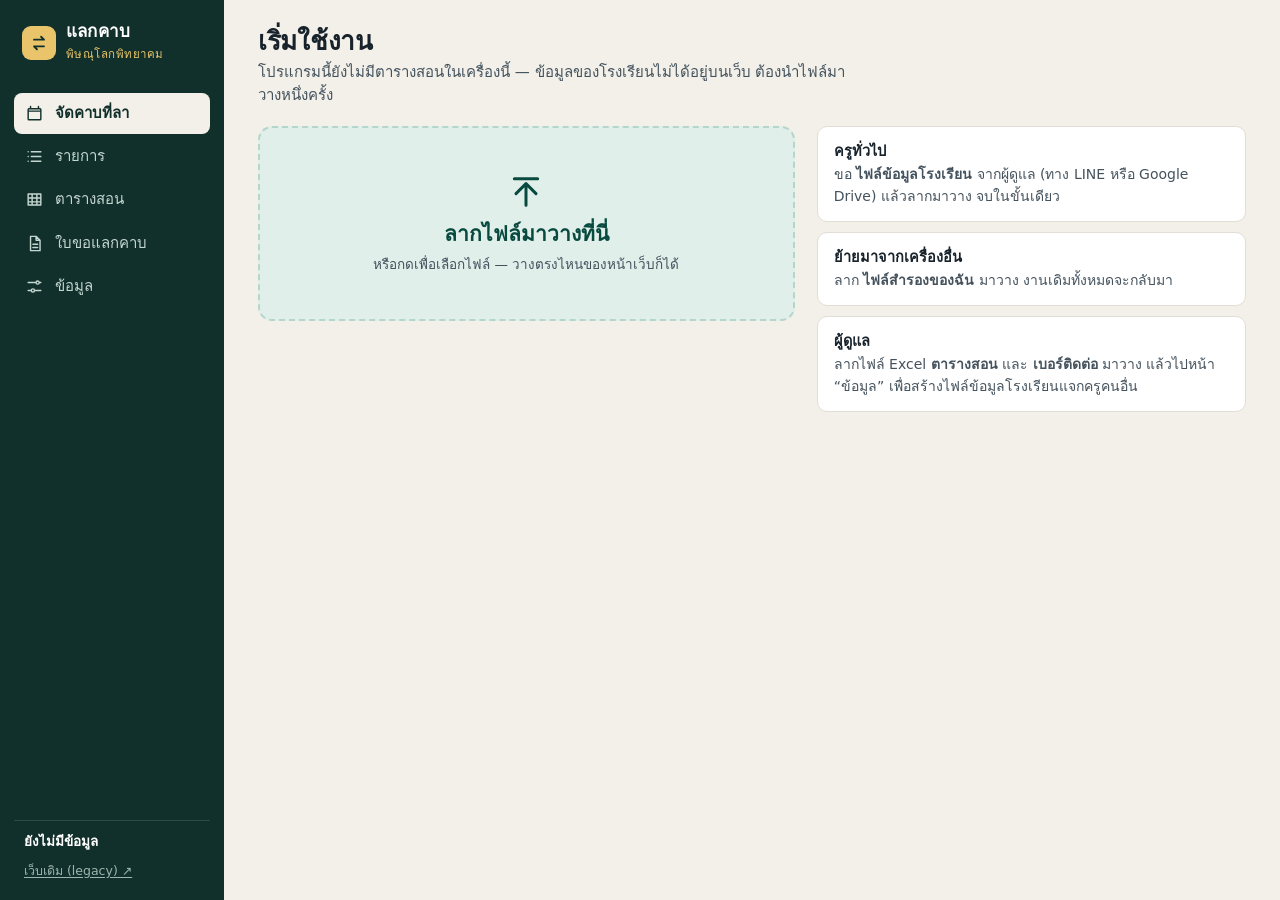
<file: index.html>
<!DOCTYPE html>
<html lang="th">
<head>
<meta charset="utf-8">
<meta name="viewport" content="width=device-width, initial-scale=1, viewport-fit=cover">
<meta name="robots" content="noindex">
<meta name="theme-color" content="#12302b">
<title>แลกคาบ</title>
<link rel="stylesheet" href="css/app.css">
</head>
<body>
<!-- Empty on the published site. Only a "ready file" exported by the app itself carries data here. -->
<script type="application/json" id="embedded-data"></script>
<div class="app">
  <aside class="side no-print">
    <a class="brand" href="#plan">
      <span class="mark"><svg viewBox="0 0 24 24" aria-hidden="true"><path d="M6 8h12l-3.5-3.5M18 16H6l3.5 3.5"/></svg></span>
      <span><b>แลกคาบ</b><i>พิษณุโลกพิทยาคม</i></span>
    </a>
    <nav class="nav" aria-label="เมนูหลัก">
      <a href="#plan" data-nav="plan"><svg class="ic" viewBox="0 0 24 24" aria-hidden="true"><path d="M7 3v3M17 3v3M4 9h16M5 6h14a1 1 0 0 1 1 1v12a1 1 0 0 1-1 1H5a1 1 0 0 1-1-1V7a1 1 0 0 1 1-1z"/></svg><span>จัดคาบที่ลา</span></a>
      <a href="#list" data-nav="list"><svg class="ic" viewBox="0 0 24 24" aria-hidden="true"><path d="M8 6h12M8 12h12M8 18h12M4 6h.01M4 12h.01M4 18h.01"/></svg><span>รายการ</span></a>
      <a href="#timetable" data-nav="timetable"><svg class="ic" viewBox="0 0 24 24" aria-hidden="true"><path d="M4 5h16v14H4zM4 10h16M4 15h16M9 5v14M15 5v14"/></svg><span>ตารางสอน</span></a>
      <a href="#form" data-nav="form"><svg class="ic" viewBox="0 0 24 24" aria-hidden="true"><path d="M7 3h7l5 5v13H7zM14 3v5h5M10 13h6M10 17h6"/></svg><span>ใบขอแลกคาบ</span></a>
      <a href="#data" data-nav="data"><svg class="ic" viewBox="0 0 24 24" aria-hidden="true"><path d="M4 7h10M18 7h2M4 17h4M12 17h8M14 7a2 2 0 1 0 4 0 2 2 0 0 0-4 0zM8 17a2 2 0 1 0 4 0 2 2 0 0 0-4 0z"/></svg><span>ข้อมูล</span></a>
    </nav>
    <div class="side-foot" id="sideFoot"></div>
  </aside>
  <main class="main">
    <div class="ro-bar no-print" id="roBar" hidden></div>
    <div id="view"></div>
    <div id="formView" hidden></div>
    <noscript><p>โปรแกรมนี้ต้องเปิดใช้ JavaScript</p></noscript>
  </main>
</div>
<dialog id="dlg" class="dlg"></dialog>
<div id="toast" class="toast" role="status" aria-live="polite"></div>
<script src="js/core.js"></script>
<script src="js/dynamic.js"></script>
<script src="js/modes.js"></script>
<script src="js/base.js"></script>
<script src="js/plan.js"></script>
<script src="js/pick.js"></script>
<script src="js/subs.js"></script>
<script src="js/records.js"></script>
<script src="js/formdoc.js"></script>
<script src="js/docs.js"></script>
<script src="js/data.js"></script>
<script src="js/main.js"></script>
</body>
</html>
</file>
<file: css/app.css>
/* แลกคาบ. Screen UI uses the system Thai sans; TH Sarabun New is
   reserved for printed documents and is only downloaded when a paper is shown. */
@font-face{font-family:'TH Sarabun New';font-weight:400;font-display:swap;src:url(../assets/sarabun-400.woff2) format('woff2')}
@font-face{font-family:'TH Sarabun New';font-weight:700;font-display:swap;src:url(../assets/sarabun-700.woff2) format('woff2')}

:root{
  --bg:#f2f0e9; --surface:#fff; --surface-2:#faf9f5; --sunk:#ebe8df;
  --ink:#17222b; --ink-2:#44525d; --ink-3:#74808a; --line:#e2ded3; --line-2:#cbc6b8;
  --brand:#0d6656; --brand-ink:#084a3f; --brand-soft:#e0efea; --brand-line:#b5d6cd;
  --amber:#96590a; --amber-soft:#fbefd6; --amber-line:#ecd197;
  --blue:#2457a0; --blue-soft:#e3ecf9; --blue-line:#b9cdec;
  --green:#19713f; --green-soft:#e0f2e6; --green-line:#b3dcc0;
  --red:#ad3229; --red-soft:#fbe6e3; --red-line:#efbdb7;
  --r:10px; --r-sm:7px; --shadow:0 1px 2px rgba(23,34,43,.05),0 4px 14px rgba(23,34,43,.05);
  --font:"IBM Plex Sans Thai","Noto Sans Thai","Sukhumvit Set","Leelawadee UI","Thonburi",system-ui,-apple-system,"Segoe UI",sans-serif;
  --paper-font:'TH Sarabun New','Sarabun',"Thonburi",serif;
}
*{box-sizing:border-box}
html{-webkit-text-size-adjust:100%}
body{margin:0;background:var(--bg);color:var(--ink);font-family:var(--font);font-size:15px;line-height:1.55;-webkit-font-smoothing:antialiased}
h1,h2,h3,h4,p,ul,ol,dl,dd{margin:0}
ul,ol{padding:0;list-style:none}
a{color:var(--brand);text-underline-offset:2px}
b{font-weight:650}
button,input,select,textarea{font:inherit;color:inherit}
code{font-family:ui-monospace,Menlo,Consolas,monospace;font-size:.88em;background:var(--sunk);padding:1px 5px;border-radius:4px}
:focus-visible{outline:2px solid var(--brand);outline-offset:2px;border-radius:4px}
[hidden]{display:none!important}
.ic{width:1.15em;height:1.15em;flex:none;fill:none;stroke:currentColor;stroke-width:1.8;stroke-linecap:round;stroke-linejoin:round;vertical-align:-.18em}
.muted{color:var(--ink-3)} .sm{font-size:13px} .grow{flex:1} .num{text-align:right;font-variant-numeric:tabular-nums} .mono{font-family:ui-monospace,Menlo,monospace;font-size:13px}
.print-only{display:none!important}

/* ───── shell ───── */
.app{display:grid;grid-template-columns:224px minmax(0,1fr);min-height:100vh}
.side{position:sticky;top:0;height:100vh;display:flex;flex-direction:column;gap:18px;padding:20px 14px;background:#12302b;color:#d9e7e2}
.brand{display:flex;align-items:center;gap:10px;padding:2px 8px 10px;color:#fff;text-decoration:none}
.brand .mark{width:34px;height:34px;border-radius:9px;background:#e9c46a;color:#12302b;display:grid;place-items:center}
.brand .mark svg{width:20px;height:20px;fill:none;stroke:currentColor;stroke-width:2.2;stroke-linecap:round;stroke-linejoin:round}
.brand b{display:block;font-size:17px;line-height:1.15;letter-spacing:.01em}
.brand i{font-style:normal;font-size:11.5px;color:#e9c46a;letter-spacing:.04em}
.nav{display:flex;flex-direction:column;gap:2px}
.nav a{display:flex;align-items:center;gap:11px;padding:9px 11px;border-radius:8px;color:#c4d6d0;text-decoration:none;font-weight:500}
.nav a .ic{width:19px;height:19px}
.nav a:hover{background:rgba(255,255,255,.07);color:#fff}
.nav a.on{background:#f2f0e9;color:#12302b;font-weight:650}
.side-foot{margin-top:auto;display:flex;flex-direction:column;gap:3px;padding:10px 10px 0;border-top:1px solid rgba(255,255,255,.12);font-size:12.5px;color:#9db5ae}
.side-foot .sem{color:#fff;font-weight:600;font-size:13.5px}
.side-foot .sem i{font-style:normal;background:#e9c46a;color:#12302b;border-radius:4px;padding:0 5px;font-size:11px;margin-left:4px}
.side-foot .stale{color:#f0c98a}
.side-foot a{color:#9db5ae;margin-top:6px}
.main{padding:26px 34px 60px;max-width:1360px;width:100%}
.ro-bar{background:var(--amber-soft);border:1px solid var(--amber-line);color:var(--amber);border-radius:var(--r-sm);padding:8px 12px;margin-bottom:16px;font-size:14px}

.page-head{display:flex;align-items:flex-end;justify-content:space-between;gap:18px;flex-wrap:wrap;margin-bottom:18px}
.page-head h1{font-size:26px;line-height:1.2;letter-spacing:-.01em;font-weight:700}
.page-head h1 .h1-sub{font-size:17px;font-weight:500;color:var(--ink-2);margin-left:6px}
.page-head p{color:var(--ink-2);margin-top:4px;max-width:62ch}
.backlink{display:inline-flex;align-items:center;gap:4px;margin-bottom:10px;font-size:14px;text-decoration:none;color:var(--ink-2)}
.backlink:hover{color:var(--brand)}
.foot-note{margin-top:18px;font-size:13px;color:var(--ink-3);max-width:80ch}
.count{font-size:13.5px;color:var(--ink-2);margin:10px 0}

/* ───── controls ───── */
.btn{display:inline-flex;align-items:center;justify-content:center;gap:7px;min-height:38px;padding:7px 14px;border:1px solid var(--line-2);border-radius:var(--r-sm);background:var(--surface);color:var(--ink);font-weight:550;text-decoration:none;cursor:pointer;white-space:nowrap}
.btn:hover{border-color:var(--ink-3);background:var(--surface-2)}
.btn:disabled{opacity:.45;cursor:not-allowed}
.btn-primary{background:var(--brand);border-color:var(--brand);color:#fff}
.btn-primary:hover{background:var(--brand-ink);border-color:var(--brand-ink)}
.btn-ghost{border-color:transparent;background:transparent;color:var(--ink-2)}
.btn-ghost:hover{background:var(--sunk);border-color:transparent}
.btn-danger{background:var(--red);border-color:var(--red);color:#fff}
.btn-danger:hover{background:#8f271f;border-color:#8f271f}
.btn-danger-ghost{color:var(--red);border-color:var(--red-line)}
.btn-danger-ghost:hover{background:var(--red-soft);border-color:var(--red)}
.btn-sm{min-height:32px;padding:4px 10px;font-size:13.5px}
.inp,.sel{min-height:38px;padding:6px 10px;border:1px solid var(--line-2);border-radius:var(--r-sm);background:var(--surface);max-width:100%}
.inp:focus,.sel:focus{border-color:var(--brand);outline:2px solid var(--brand-soft);outline-offset:0}
.inp.num{width:92px}
.fld{display:flex;flex-direction:column;gap:4px;font-size:13.5px;color:var(--ink-2);min-width:0}
.fld>span{font-weight:550}
.fld.inline{flex-direction:row;align-items:center;gap:8px}
.row2{display:grid;grid-template-columns:1fr 1fr;gap:12px;margin:10px 0}
.row3{display:grid;grid-template-columns:1.2fr 1fr 1fr;gap:12px;margin:12px 0}
.hint{font-size:13px;color:var(--ink-3);margin-top:6px}
.err{color:var(--red);font-size:14px;margin-top:8px}
.okline{color:var(--green);font-size:14px;margin-top:8px;display:flex;align-items:center;gap:6px}
.warn-t{color:var(--amber)}
.empty{color:var(--ink-3);padding:18px 4px;font-size:14.5px}
.lab{font-size:13px;font-weight:600;color:var(--ink-2)}
.check{display:inline-flex;align-items:center;gap:6px;font-size:14px;cursor:pointer}
.check input,.tick input{width:16px;height:16px;accent-color:var(--brand)}
.tools{display:flex;align-items:center;gap:10px;flex-wrap:wrap;margin:10px 0}
.seg{display:inline-flex;background:var(--sunk);border-radius:9px;padding:3px;gap:2px;flex-wrap:wrap}
.seg label{position:relative;cursor:pointer}
.seg input{position:absolute;opacity:0;inset:0;cursor:pointer}
.seg span{display:block;padding:6px 13px;border-radius:7px;font-size:14px;font-weight:550;color:var(--ink-2);white-space:nowrap}
.seg input:checked+span{background:var(--surface);color:var(--ink);box-shadow:0 1px 2px rgba(0,0,0,.12)}
.seg input:focus-visible+span{outline:2px solid var(--brand)}
.seg-sm span{padding:4px 10px;font-size:13px}
.dot{font-style:normal;background:var(--amber);color:#fff;border-radius:999px;font-size:11px;padding:0 6px;margin-left:3px}
.search{position:relative;display:inline-flex;align-items:center}
.search .ic{position:absolute;left:10px;color:var(--ink-3)}
.search .inp{padding-left:32px;width:190px}
.who{display:inline-flex;align-items:center;gap:9px;min-height:44px;padding:5px 12px;border:1px solid var(--line-2);border-radius:var(--r);background:var(--surface);cursor:pointer;text-align:left;max-width:100%}
.who:hover{border-color:var(--brand)}
.who-l{font-size:12px;color:var(--ink-3);font-weight:600}
.who-n{font-weight:650;overflow:hidden;text-overflow:ellipsis;white-space:nowrap}
.who-n i{font-style:normal;font-weight:400;color:var(--ink-3);font-size:13px}
.who>.ic:last-child{color:var(--ink-3)}
.tel{display:inline-flex;align-items:center;gap:5px;font-weight:600;text-decoration:none;white-space:nowrap}
.tel:hover{text-decoration:underline}

.chip{display:inline-flex;align-items:center;gap:4px;padding:2px 9px;border-radius:999px;font-size:12.5px;font-weight:650;border:1px solid transparent;white-space:nowrap}
.st-prop{background:var(--amber-soft);color:var(--amber);border-color:var(--amber-line)}
.st-wait{background:var(--blue-soft);color:var(--blue);border-color:var(--blue-line)}
.st-done{background:var(--green-soft);color:var(--green);border-color:var(--green-line)}
.st-cancel{background:var(--sunk);color:var(--ink-3);border-color:var(--line-2)}
.st-todo{background:var(--red-soft);color:var(--red);border-color:var(--red-line)}
.st-none{background:var(--surface-2);color:var(--ink-3);border-color:var(--line-2)}
select.st-sel{min-height:32px;padding:3px 26px 3px 10px;border-radius:999px;font-size:13px;font-weight:650;cursor:pointer}
.tag{display:inline-block;padding:1px 7px;border-radius:5px;font-size:12px;font-weight:550;background:var(--sunk);color:var(--ink-2);margin:1px 3px 1px 0;white-space:nowrap}
.tag.warn{background:var(--amber-soft);color:var(--amber)} .tag.bad{background:var(--red-soft);color:var(--red)}
.tag.good{background:var(--green-soft);color:var(--green)} .tag.info{background:var(--blue-soft);color:var(--blue)}

.card{background:var(--surface);border:1px solid var(--line);border-radius:var(--r);padding:18px 20px;margin-bottom:16px;box-shadow:var(--shadow)}
.card-h{font-size:16.5px;font-weight:700;margin-bottom:8px}
.card.flash{outline:2px solid var(--brand);outline-offset:2px}
.banner{display:flex;gap:11px;align-items:flex-start;padding:11px 14px;border-radius:var(--r);border:1px solid var(--line);background:var(--surface);margin-bottom:12px;font-size:14.5px}
.banner>.ic{margin-top:3px;width:18px;height:18px}
.banner>div{flex:1;min-width:0}
.banner ul{margin:5px 0 4px;padding-left:18px;list-style:disc;font-size:14px}
.banner.bad{background:var(--red-soft);border-color:var(--red-line);color:#7c221b}
.banner.warn{background:var(--amber-soft);border-color:var(--amber-line);color:#6f4307}
.banner.info{background:var(--blue-soft);border-color:var(--blue-line);color:#1c4079}
.banner.draft{background:repeating-linear-gradient(135deg,#fff8e6,#fff8e6 12px,#fbefd6 12px,#fbefd6 24px);border:1.5px dashed #c99a2e;color:#6f4307}
.banner .btn{align-self:center}

.dlg{border:none;padding:0;background:transparent;max-width:calc(100vw - 24px);max-height:calc(100vh - 24px);color:var(--ink)}
.dlg::backdrop{background:rgba(18,30,36,.5)}
.dlg-box{background:var(--surface);border-radius:14px;padding:22px;width:560px;max-width:100%;max-height:calc(100vh - 24px);overflow:auto;box-shadow:0 20px 60px rgba(0,0,0,.25)}
.dlg-sm .dlg-box{width:440px} .dlg-pick .dlg-box{width:460px;display:flex;flex-direction:column}
.dlg-h{font-size:19px;font-weight:700;margin-bottom:8px}
.dlg-body{color:var(--ink-2)} .dlg-body p+p{margin-top:6px}
.dlg-acts{display:flex;gap:8px;justify-content:flex-end;align-items:center;margin-top:18px;flex-wrap:wrap}
.pick-search{position:relative;margin:6px 0 8px}
.pick-search .ic{position:absolute;left:11px;top:11px;color:var(--ink-3)}
.pick-search .inp{width:100%;padding-left:34px}
.pick-list{max-height:min(52vh,420px);overflow:auto;border:1px solid var(--line);border-radius:var(--r-sm)}
.pick-list li{display:flex;justify-content:space-between;gap:10px;padding:8px 12px;cursor:pointer;border-bottom:1px solid var(--line)}
.pick-list li:last-child{border-bottom:none}
.pick-list li span{color:var(--ink-3);font-variant-numeric:tabular-nums}
.pick-list li.on,.pick-list li:hover{background:var(--brand-soft)}
.pick-list li.cur b::after{content:' ✓';color:var(--brand)}
.pick-list li.more{color:var(--ink-3);cursor:default;font-size:13px;background:none}
.slotline{background:var(--surface-2);border:1px solid var(--line);border-radius:var(--r-sm);padding:8px 11px;margin:6px 0 12px;font-weight:550}
.dlg .fld{margin-top:10px}
.lv-days{max-height:42vh;overflow:auto;border:1px solid var(--line);border-radius:var(--r-sm);margin:4px 0}
.lv-day{display:flex;justify-content:space-between;align-items:center;gap:10px;flex-wrap:wrap;padding:8px 11px;border-bottom:1px solid var(--line)}
.lv-day:last-child{border-bottom:none}
.lv-date{display:flex;flex-direction:column;font-size:14px}.lv-date span{font-size:12.5px}
.toast{position:fixed;left:50%;bottom:26px;transform:translate(-50%,24px);opacity:0;pointer-events:none;z-index:60;display:flex;gap:14px;align-items:center;background:#17222b;color:#fff;padding:11px 16px;border-radius:10px;box-shadow:0 10px 30px rgba(0,0,0,.25);transition:.2s;max-width:calc(100vw - 24px);font-size:14.5px}
.toast.show{opacity:1;transform:translate(-50%,0);pointer-events:auto}
.toast.bad{background:#8f271f}
.toast-go{color:#e9c46a;font-weight:650;white-space:nowrap}

/* ───── plan ───── */
.hero{background:var(--surface);border:1px solid var(--line);border-radius:14px;padding:34px;max-width:720px;box-shadow:var(--shadow)}
.hero h2{font-size:21px;margin-bottom:6px}.hero p{color:var(--ink-2)}
.hero-acts{display:flex;gap:10px;flex-wrap:wrap;margin-top:18px}
.plan{display:grid;grid-template-columns:268px minmax(0,1fr);gap:22px;align-items:start}
.rail{position:sticky;top:18px;display:flex;flex-direction:column;gap:10px}
.rail-h{display:flex;justify-content:space-between;align-items:center}
.rail-h h2{font-size:14px;letter-spacing:.03em;color:var(--ink-2);font-weight:650}
.rounds{display:flex;flex-direction:column;gap:6px}
.round{display:flex;flex-direction:column;gap:2px;width:100%;text-align:left;padding:10px 12px;border:1px solid var(--line);border-radius:var(--r);background:var(--surface);cursor:pointer}
.round:hover{border-color:var(--brand-line)}
.round.on{border-color:var(--brand);box-shadow:inset 3px 0 0 var(--brand);background:#fff}
.round.past:not(.on){opacity:.7}
.round-n{font-size:13px;color:var(--ink-2)}
.round-p{display:flex;align-items:center;gap:8px;font-size:12.5px;color:var(--ink-3);margin-top:3px}
.bar{display:block;flex:none;width:54px;height:6px;border-radius:99px;background:var(--sunk);overflow:hidden}
.bar i{display:block;height:100%;background:var(--amber);border-radius:99px}.bar i.full{background:var(--green)}
.rail-empty{font-size:13.5px;color:var(--ink-3);background:var(--surface-2);border:1px dashed var(--line-2);border-radius:var(--r);padding:12px}
.rail-adhoc{display:flex;flex-direction:column;gap:4px;font-size:13px;color:var(--ink-3);margin-top:6px;padding-top:12px;border-top:1px solid var(--line)}
.plan-h{display:flex;justify-content:space-between;align-items:flex-end;gap:12px;flex-wrap:wrap;margin-bottom:12px}
.plan-h h2{font-size:19px}
.plan-acts{display:flex;gap:6px;flex-wrap:wrap}
.day{background:var(--surface);border:1px solid var(--line);border-radius:var(--r);padding:16px 18px;margin-bottom:14px;box-shadow:var(--shadow)}
.day-h{display:flex;justify-content:space-between;align-items:baseline;gap:10px;flex-wrap:wrap;margin-bottom:10px}
.day-h h3{font-size:16.5px}
.day-sub{font-size:13.5px}
.day-warn{display:flex;gap:6px;align-items:center;color:var(--amber);font-size:13.5px;margin-bottom:8px}
.strip-wrap{overflow-x:auto;margin:0 -4px;padding:0 4px 4px}
.strip{display:grid;grid-template-columns:repeat(9,minmax(72px,1fr));gap:5px;min-width:690px}
.cell{position:relative;display:flex;flex-direction:column;gap:1px;min-height:74px;padding:6px 8px 6px;border-radius:8px;border:1px solid var(--line);background:var(--surface-2);font-size:12.5px;line-height:1.3;overflow:hidden}
.cell .cn{font-size:11px;font-weight:700;color:var(--ink-3);letter-spacing:.03em}
.cell b{font-size:13px;overflow:hidden;text-overflow:ellipsis;white-space:nowrap}
.cell .cx{color:var(--ink-2);overflow:hidden;text-overflow:ellipsis;white-space:nowrap}
.cell.c-free{background:transparent;border-style:dashed}.cell.c-free .cx,.cell.c-nt .cx{color:var(--ink-3);white-space:normal}
.cell.c-nt{background:var(--sunk);border-color:transparent}
.cell.c-teach{background:var(--surface)}
.cell.s-stay{opacity:.62}
.cell.s-todo{background:var(--red-soft);border-color:var(--red-line)}
.cell.s-prop{background:var(--amber-soft);border-color:var(--amber-line)}
.cell.s-wait{background:var(--blue-soft);border-color:var(--blue-line)}
.cell.s-done{background:var(--green-soft);border-color:var(--green-line)}
.tick{position:absolute;right:5px;top:4px;display:flex;align-items:center;gap:3px;font-size:11px;color:var(--ink-2);cursor:pointer}
.tick input{width:14px;height:14px}
.slots{margin-top:10px;border-top:1px solid var(--line)}
.slot{display:grid;grid-template-columns:62px minmax(150px,1.1fr) minmax(190px,1.6fr) auto;gap:12px;align-items:center;padding:9px 2px;border-bottom:1px solid var(--line)}
.slot:last-child{border-bottom:none}
.slot-p{font-weight:700;font-size:13.5px;color:var(--ink-2)}
.slot-s{display:flex;align-items:center;gap:8px;flex-wrap:wrap;font-size:13.5px}
.slot-i{color:var(--ink-2)}
.slot-a{display:flex;gap:6px;justify-content:flex-end;flex-wrap:wrap;align-items:center}

/* ───── pick ───── */
.opts{margin:4px 0 6px;font-size:14px}
.opts summary,.card details summary,.det details summary,.report details summary{cursor:pointer;color:var(--ink-2);font-weight:550;padding:4px 0}
.pick{display:grid;grid-template-columns:minmax(0,1fr) 400px;gap:20px;align-items:start}
.pick-l{background:var(--surface);border:1px solid var(--line);border-radius:var(--r);overflow:hidden;box-shadow:var(--shadow)}
.pick-l>.empty,.pick-l>.banner{margin:14px}
.cands{width:100%;border-collapse:collapse;font-size:14px}
.cands th{text-align:left;font-size:12px;font-weight:650;color:var(--ink-3);letter-spacing:.02em;padding:9px 12px;border-bottom:1px solid var(--line);background:var(--surface-2);position:sticky;top:0}
.cands td{padding:9px 12px;border-bottom:1px solid var(--line);vertical-align:top}
.cands tbody tr{cursor:pointer}
.cands tbody tr:hover{background:var(--surface-2)}
.cands tbody tr.on{background:var(--brand-soft);box-shadow:inset 3px 0 0 var(--brand)}
.cands tr:last-child td{border-bottom:none}
.sub{display:block;font-size:12.5px;color:var(--ink-3);font-weight:400}
.cands th.num,.cands td.num{text-align:right}
.score{display:inline-flex;align-items:baseline;gap:5px;font-weight:700;font-variant-numeric:tabular-nums}
.score::before{content:'';width:8px;height:8px;border-radius:50%;align-self:center;background:var(--ink-3)}
.score.g::before{background:var(--green)}.score.y::before{background:#d09a1c}.score.r::before{background:var(--red)}
.score i{font-style:normal;font-weight:400;font-size:12px;color:var(--ink-3)}
.det{position:sticky;top:14px;max-height:calc(100vh - 28px);overflow:auto;background:var(--surface);border:1px solid var(--line);border-radius:var(--r);padding:18px;box-shadow:var(--shadow)}
.det-h{display:flex;justify-content:space-between;gap:10px;align-items:flex-start;padding-bottom:10px;border-bottom:1px solid var(--line)}
.det-h h2{font-size:18px;line-height:1.25}
.det-x{display:none}
.det section{padding:12px 0;border-bottom:1px solid var(--line)}
.det h3{font-size:13px;font-weight:650;color:var(--ink-2);letter-spacing:.02em;margin-bottom:7px}
.det details{border-bottom:1px solid var(--line);padding:6px 0;font-size:13.5px}
.wks{display:flex;flex-wrap:wrap;gap:5px}
.wk{display:flex;flex-direction:column;align-items:flex-start;padding:5px 9px;border:1px solid var(--line-2);border-radius:8px;background:var(--surface);cursor:pointer;line-height:1.25;min-width:86px}
.wk b{font-size:13.5px}.wk span{font-size:11.5px;color:var(--ink-3)}
.wk .sc{font-style:normal;font-size:11.5px;font-weight:600;color:var(--ink-2);font-variant-numeric:tabular-nums}
.wk.on .sc{color:#fff}.wk.tight:not(.on) .sc{color:var(--amber)}
.wk:hover:not(:disabled){border-color:var(--brand)}
.wk.on{background:var(--brand);border-color:var(--brand);color:#fff}.wk.on span{color:#cfe6df}
.wk.tight:not(.on){border-color:var(--amber-line);background:var(--amber-soft)}
.wk.tight:not(.on) span{color:var(--amber);font-weight:600}
.wk:disabled{opacity:.5;cursor:not-allowed;background:var(--sunk);text-decoration:line-through;text-decoration-color:var(--ink-3)}
.wk:disabled span{text-decoration:none}
.changes{display:flex;flex-direction:column;gap:9px}
.changes li{display:flex;flex-direction:column;padding-left:11px;border-left:3px solid var(--brand-line);font-size:14px}
.when{font-size:12.5px;font-weight:650;color:var(--brand);margin-right:8px}
.changes .muted{font-size:12.5px}
.mini{border-collapse:collapse;font-size:13.5px;width:100%}
.mini th,.mini td{padding:4px 8px;border:1px solid var(--line);text-align:left}
.mini thead th{background:var(--surface-2);font-size:12.5px;color:var(--ink-2)}
.up{color:var(--amber)}.dn{color:var(--green)}
.cav{display:flex;flex-direction:column;gap:6px;font-size:13.5px}
.cav li{display:flex;gap:7px;align-items:flex-start;color:#6f4307}
.cav .ic{margin-top:3px;color:var(--amber)}
.walks{display:grid;gap:10px;margin-top:6px}
.walk h4{font-size:13px;margin-bottom:4px}
.walk-t{width:100%;border-collapse:collapse;table-layout:fixed;font-size:13px}
.walk-t th,.walk-t td{border:1px solid var(--line);padding:4px 7px;text-align:left;vertical-align:top}
.walk-t thead th{background:var(--surface-2);font-size:12px;color:var(--ink-2);font-weight:600}
.walk-t tbody th{width:64px;font-size:12px;color:var(--ink-2);font-weight:600}
.walk-t td span{display:block;font-size:12px;color:var(--ink-3)}
.walk-t td.none{color:var(--ink-3);font-size:12px}
.walk-t td.chg{background:var(--amber-soft)}
.wv{display:flex;align-items:center;gap:6px;font-size:13px;margin-top:5px;color:var(--ink-2)}
.wv.bad{color:var(--amber);font-weight:600}.wv.good{color:var(--green);font-weight:600}
.receipt{width:100%;border-collapse:collapse;font-size:13px;margin-top:6px}
.receipt td{padding:4px 6px;border-bottom:1px dotted var(--line-2)}
.receipt .total td{font-weight:700;border-top:1px solid var(--ink-3);border-bottom:none}
.kv{display:grid;grid-template-columns:auto 1fr;gap:3px 12px;font-size:13px;margin-top:6px}
.kv dt{color:var(--ink-3)}
.det-acts{display:flex;flex-direction:column;gap:7px;padding-top:14px}

/* ───── records ───── */
.fchips{display:flex;gap:6px;flex-wrap:wrap}
.fchip{padding:5px 11px;border-radius:999px;border:1px solid var(--line-2);background:var(--surface);cursor:pointer;font-size:13.5px;font-weight:550;color:var(--ink-2)}
.fchip i{font-style:normal;color:var(--ink-3);font-variant-numeric:tabular-nums}
.fchip.on{background:var(--ink);border-color:var(--ink);color:#fff}.fchip.on i{color:#c9d2d8}
.pair{background:var(--surface);border:1px solid var(--line);border-radius:var(--r);margin-bottom:12px;box-shadow:var(--shadow);overflow:hidden}
.pair-h{display:flex;justify-content:space-between;align-items:center;gap:12px;flex-wrap:wrap;padding:12px 16px;background:var(--surface-2);border-bottom:1px solid var(--line)}
.pair-h h3{font-size:15.5px;display:flex;align-items:center;gap:7px;flex-wrap:wrap}
.arrow{color:var(--brand);display:inline-flex}
.pair-h p{font-size:13px;display:flex;gap:4px;align-items:center;flex-wrap:wrap}
.ent{display:grid;grid-template-columns:minmax(170px,1.2fr) minmax(170px,1.2fr) minmax(90px,1fr) auto;gap:14px;align-items:center;padding:10px 16px;border-bottom:1px solid var(--line);font-size:14px;border-left:3px solid transparent}
.ent:last-child{border-bottom:none}
.ent.st-prop{border-left-color:#d6a12c}.ent.st-wait{border-left-color:var(--blue)}.ent.st-done{border-left-color:var(--green)}.ent.st-cancel{opacity:.6}
.ent-d{display:flex;gap:4px;align-items:center;justify-content:flex-end}
.pk-list{counter-reset:pk;display:flex;flex-direction:column}
.pk-list>li{counter-increment:pk;display:grid;grid-template-columns:26px minmax(0,1fr) auto;gap:10px;align-items:start;padding:11px 0;border-bottom:1px solid var(--line)}
.pk-list>li:last-child{border-bottom:none}
.pk-list>li::before{content:counter(pk);width:24px;height:24px;border-radius:50%;background:var(--brand-soft);color:var(--brand-ink);font-weight:700;font-size:13px;display:grid;place-items:center}
.pk-lines p{margin-bottom:3px}
.pk-warn{display:flex;gap:6px;color:var(--amber);font-size:13px;margin-top:3px}
.pk-st{display:flex;gap:4px;align-items:center}
.pk-bulk{display:flex;gap:8px;flex-wrap:wrap;margin-top:12px;padding-top:12px;border-top:1px dashed var(--line-2)}

/* ───── timetable (screen + print) ───── */
.wkchecks{display:flex;gap:6px;flex-wrap:wrap;align-items:center;margin-top:6px}
.wkc{display:inline-flex;align-items:center;gap:6px;padding:5px 10px;border:1px solid var(--line-2);border-radius:8px;background:var(--surface);font-size:13.5px;cursor:pointer;color:var(--ink-3)}
.wkc.has{color:var(--ink)}
.wkc input{accent-color:var(--brand);width:15px;height:15px}
.tt-legend{display:flex;gap:16px;flex-wrap:wrap;font-size:13px;color:var(--ink-2);margin:10px 0}
.tt-legend span{display:inline-flex;align-items:center;gap:6px}
.lg{display:inline-block;width:16px;height:16px;border-radius:4px;border:1px solid var(--line-2)}
.lg.in{background:#cdebd6;border-color:#7fc497}.lg.out{background:#f9d3cf;border-color:#e59a92}.lg.draft{background:#fff;border:2px dashed #8a6410}
.tt-out-wrap{display:flex;flex-direction:column;gap:16px}
.tt-week{background:#fff;border:1px solid var(--line);border-radius:var(--r);padding:16px 18px;box-shadow:var(--shadow);color:#111}
.tt-week.is-draft{border:1.5px dashed #c99a2e}
.tt-head{display:flex;justify-content:space-between;gap:14px;align-items:flex-start;margin-bottom:10px;flex-wrap:wrap}
.tt-title{font-size:17px}
.tt-subtitle{font-size:13.5px;color:var(--ink-2)}
.tt-meta{display:flex;flex-direction:column;align-items:flex-end;gap:3px;font-size:12.5px;color:var(--ink-3)}
.tt-stamp{background:#fbefd6;color:#6f4307;border:1px dashed #c99a2e;border-radius:6px;padding:1px 8px;font-weight:650}
.tt-scroll{overflow-x:auto}
.tt-table{width:100%;min-width:880px;border-collapse:collapse;table-layout:fixed;font-size:12.5px}
.tt-table th,.tt-table td{border:1px solid #9aa3a9;vertical-align:top}
.tt-table thead th{background:#f3f1ea;font-size:12px;padding:5px 3px;text-align:center}
.tt-corner,.tt-day{width:74px}
.tt-day{background:#f8f7f2;text-align:center;vertical-align:middle!important;font-weight:650;padding:4px 2px}
.tt-day span{display:block;font-weight:400;font-size:11.5px;color:var(--ink-3)}
.tt-table td{height:68px;padding:4px 5px;background:#fff}
.tt-cell{line-height:1.25;overflow-wrap:anywhere}
.tt-main{font-weight:650}
.tt-sub,.tt-by{font-size:11.5px;color:#48545d}
.tt-dim{color:#8a949b;font-style:italic;font-size:11.5px}
.tt-blank{color:#c5cacd;text-align:center;padding-top:18px}
.tt-mark{display:inline-block;white-space:nowrap;font-size:10.5px;font-weight:700;border-radius:999px;padding:0 7px;margin-bottom:2px;color:#fff;line-height:1.6}
td.tt-in{background:#dff2e5}td.tt-in .tt-mark{background:#19713f}
td.tt-out{background:#fce3e0}td.tt-out .tt-mark{background:#ad3229}
td.tt-clash{background:#f7c9c5}td.tt-clash .tt-mark{background:#8f1d15}
td.tt-draft{outline:2px dashed #8a6410;outline-offset:-3px}
.tt-draft-tag{background:#fff;color:#6f4307;border-radius:999px;padding:0 5px;font-size:10px}
td.tt-in,td.tt-out,td.tt-clash,.tt-mark,.tt-stamp,.lg,.tt-table thead th,.tt-day{-webkit-print-color-adjust:exact;print-color-adjust:exact}
.tt-foot{margin-top:9px;padding-left:20px;list-style:decimal;font-size:12.5px;color:#3c4850;line-height:1.5}
.tt-foot-none{margin-top:8px;font-size:12.5px;color:var(--ink-3)}

/* ───── form (paper) ───── */
.fsw{margin:6px 0;display:flex;flex-direction:column;gap:4px}
.fsw-item{padding:4px 0}
.paper{font-family:var(--paper-font);background:#fff;color:#000;border:1px solid var(--line);border-radius:6px;padding:38px 44px;max-width:820px;margin:0 auto;font-size:16pt;line-height:1.5;position:relative;box-shadow:var(--shadow)}
.pp-formno{position:absolute;top:18px;right:26px;font-weight:700}
.pp-logo{text-align:center;color:#bbb;font-size:13px;margin-bottom:2px}
.pp-title{text-align:center;font-size:19pt;font-weight:700;margin:6px 0 4px}
.pp-center{text-align:center;margin:2px 0 8px}
.pp-line{margin:3px 0}.pp-body{margin:8px 0;text-align:justify}.pp-sec{margin:10px 0 6px}
.pp-sign{text-align:right;margin:6px 64px 0 0}
.cnt{font-weight:700;min-width:24px;display:inline-block;text-align:center;border-bottom:1px dotted #888}
.fin{font-family:inherit;font-size:1em;border:none;border-bottom:1px dotted #555;background:transparent;padding:0 3px;color:#000;outline:none;border-radius:0}
.fin:focus{border-bottom:1px solid var(--brand);background:#f4fbf9}
.fin.w2{width:34px}.fin.w3{width:52px}.fin.w4{width:78px}.fin.w5{width:84px}.fin.w6{width:120px}.fin.w7{width:160px}.fin.w8{width:200px}.fin.w-name{width:210px}.fin.w-name2{width:240px}
.fin-reason{font:inherit;line-height:1.5;display:block;width:100%;min-height:1.55em;height:1.55em;border:none;border-bottom:1px dotted #555;background:transparent;color:#000;outline:none;resize:none;overflow:hidden;white-space:pre-wrap;word-wrap:break-word;padding:0 3px;margin:2px 0}
.fin-reason:focus{background:#f4fbf9}
.ck{cursor:pointer;user-select:none}
.approve-tbl .fin-appr{font-family:inherit;font-size:1em;text-align:center;border:none;border-bottom:1px dotted #555;background:transparent;outline:none;width:150px;padding:0 2px;color:#000}
.swap-form-table{width:100%;border-collapse:collapse;margin:6px 0 10px;font-size:13.5pt;table-layout:fixed}
.swap-form-table th,.swap-form-table td{border:1px solid #000;padding:3px 4px;text-align:center;vertical-align:middle;word-wrap:break-word}
.swap-form-table tbody tr{height:30px}
.swap-form-table tbody td:nth-child(5),.swap-form-table tbody td:nth-child(9){white-space:nowrap}
.pp-approve{margin-top:14px}
.approve-tbl{width:100%;border-collapse:collapse;font-size:13.5pt}
.approve-tbl td{border:1px solid #000;padding:8px 10px;vertical-align:top;width:50%;line-height:1.7}

/* generated form pages */
.formgrid{display:grid;grid-template-columns:minmax(320px,430px) minmax(0,1fr);gap:20px;align-items:start}
.ffields{display:grid;grid-template-columns:1fr 1fr;gap:10px 12px}
.ffields .wide{grid-column:1 / -1}.ffields .inp{width:100%}
.fduty{margin:12px 0 4px;padding-top:10px;border-top:1px solid var(--line)}
.fduty .rowline .inp{flex:1;width:auto}.fduty .rowline .inp.num{flex:none;width:58px}
.fbar{position:sticky;top:0;z-index:5;background:var(--bg);padding:8px 0;margin-top:0}
.fpages{display:flex;flex-direction:column;gap:16px;align-items:center}
.fpage{width:100%;max-width:820px;height:auto;background:#fff;border:1px solid var(--line);box-shadow:var(--shadow)}
@media (max-width:1180px){ .formgrid{grid-template-columns:minmax(0,1fr)} }

/* ───── getting data in / out ───── */
.drop{display:flex;flex-direction:column;align-items:center;gap:4px;text-align:center;padding:22px 16px;border:2px dashed var(--brand-line);border-radius:14px;background:var(--brand-soft);color:var(--brand-ink);cursor:pointer;transition:.15s}
.drop:hover{border-color:var(--brand);background:#d6ebe4}
.drop .ic{width:28px;height:28px;margin-bottom:2px}
.drop b{font-size:16.5px}.drop span{font-size:13.5px;color:var(--ink-2)}
.drop.big{padding:44px 20px}.drop.big b{font-size:21px}.drop.big .ic{width:40px;height:40px}
.accepts{list-style:disc;padding-left:20px;margin:10px 0 0;font-size:13.5px;color:var(--ink-2);display:flex;flex-direction:column;gap:3px}
.veil{position:fixed;inset:0;z-index:80;background:rgba(13,102,86,.9);display:grid;place-items:center;pointer-events:none}
.veil>div{display:flex;flex-direction:column;align-items:center;gap:8px;color:#fff;border:3px dashed rgba(255,255,255,.7);border-radius:22px;padding:46px 60px;text-align:center}
.veil .ic{width:52px;height:52px}.veil b{font-size:24px}.veil span{opacity:.85}
.oldsite{display:flex;justify-content:space-between;align-items:center;gap:12px;flex-wrap:wrap;margin-top:12px;padding:10px 12px;border:1px solid var(--line-2);border-radius:var(--r-sm);background:var(--surface-2);font-size:14px}
.start{display:grid;grid-template-columns:minmax(0,1.25fr) minmax(0,1fr);gap:22px;align-items:start;max-width:1040px}
.start-side{display:flex;flex-direction:column;gap:10px}
.who-card{background:var(--surface);border:1px solid var(--line);border-radius:var(--r);padding:13px 16px}
.who-card h3{font-size:14.5px;margin-bottom:2px}.who-card p{font-size:14px;color:var(--ink-2)}
.outs{display:grid;grid-template-columns:1fr 1fr;gap:12px}
.out{display:flex;flex-direction:column;gap:6px;border:1px solid var(--line);border-radius:var(--r);padding:13px 14px;background:var(--surface-2)}
.out h3{font-size:14.5px;display:flex;gap:7px;align-items:center}.out p{font-size:13.5px;color:var(--ink-2);flex:1}
.fname{display:flex;gap:7px;align-items:center;font-size:13.5px;color:var(--ink-2);background:var(--surface-2);border:1px solid var(--line);border-radius:var(--r-sm);padding:6px 10px;margin:4px 0 10px;word-break:break-all}
.dlg-wide .dlg-box{width:720px}
.dlg-sub{font-size:15px;margin:14px 0 0}
.dlg .banner{margin:10px 0 0}
@media (max-width:820px){ .start,.outs{grid-template-columns:minmax(0,1fr)} }

/* ───── data ───── */
.data-grid{display:grid;grid-template-columns:minmax(0,1fr) minmax(0,1fr);gap:20px;align-items:start}
.stats{display:flex;flex-wrap:wrap;gap:6px 26px;margin:8px 0 12px}
.stats dt{font-size:12px;color:var(--ink-3);font-weight:600}
.stats dd{font-weight:650;font-size:15px}.stats dd.sm{font-weight:500;font-size:13px}
.report{border-radius:var(--r-sm);border:1px solid var(--line);padding:13px 15px;margin-top:10px;background:var(--surface-2);font-size:14px}
.report.bad{background:var(--red-soft);border-color:var(--red-line)}
.report.warn{background:#fffaf0;border-color:var(--amber-line)}
.report.ok{background:#f4fbf6;border-color:var(--green-line)}
.rlist{font-size:13px;margin:4px 0 8px;max-height:220px;overflow:auto}
.rlist li{padding:2px 0;border-bottom:1px dotted var(--line-2)}
.rn{display:inline-block;min-width:62px;color:var(--ink-3);font-size:12px}
.set{display:grid;grid-template-columns:minmax(0,1fr) auto;gap:14px;align-items:start;padding:10px 0;border-bottom:1px solid var(--line)}
.set label{font-weight:600}
.set.chg label::after{content:' · แก้แล้ว';color:var(--amber);font-weight:500;font-size:12.5px}
.set-i{display:flex;flex-direction:column;align-items:flex-end;gap:2px}.set-i .hint{margin:0}
.set-g{font-size:13px;color:var(--ink-2);margin:14px 0 0;letter-spacing:.02em}
.adv{margin-top:10px}.adv>.btn{margin-top:12px}
.card details{border-top:1px solid var(--line);padding:6px 0}
.rowline{display:flex;gap:10px;align-items:center;flex-wrap:wrap;padding:7px 0}
.rowline span:first-child{flex:1;min-width:180px}
.rowline .inp{width:150px;min-height:32px}
.tests{font-size:12.5px;columns:2;margin:4px 0 10px}.tests li.ok{color:var(--green)}.tests li.bad{color:var(--red)}
.guide{list-style:decimal;padding-left:20px;display:flex;flex-direction:column;gap:5px}

/* ───── narrow screens ───── */
@media (max-width:1180px){
  .pick{grid-template-columns:minmax(0,1fr) 340px}
  .data-grid{grid-template-columns:minmax(0,1fr)}
}
@media (max-width:980px){
  .plan{grid-template-columns:minmax(0,1fr)}
  .rail{position:static}
  .rounds{flex-direction:row;overflow-x:auto;padding-bottom:4px}.rounds li{flex:none;width:230px}
  .pick{grid-template-columns:minmax(0,1fr)}
  .det{display:none}
  body.det-open .det{display:block;position:fixed;inset:0;z-index:40;max-height:none;border-radius:0;border:none;padding:16px 16px 28px}
  .det-x{display:inline-flex}
  .ent{grid-template-columns:minmax(0,1fr) minmax(0,1fr);gap:8px 12px}
  .ent-c{order:3}.ent-d{order:4;justify-content:flex-end}
}
@media (max-width:820px){
  body{font-size:15.5px}
  .app{display:block}
  .side{position:fixed;inset:auto 0 0 0;height:auto;z-index:30;flex-direction:row;padding:4px 4px calc(4px + env(safe-area-inset-bottom));gap:0;border-top:1px solid rgba(255,255,255,.15)}
  .brand,.side-foot{display:none}
  .nav{flex-direction:row;flex:1;gap:0}
  .nav a{flex:1;flex-direction:column;gap:2px;padding:6px 2px;font-size:11px;text-align:center;border-radius:8px;min-width:0}
  .nav a span{white-space:nowrap;overflow:hidden;text-overflow:ellipsis;max-width:100%}
  .nav a.on{background:rgba(255,255,255,.14);color:#fff}
  .main{padding:16px 14px 92px}
  .page-head h1{font-size:22px}
  .page-head h1 .h1-sub{display:block;margin:2px 0 0;font-size:15px}
  .who{width:100%}
  .slot{grid-template-columns:54px minmax(0,1fr);gap:5px 10px}
  .slot-s,.slot-a{grid-column:1 / -1}.slot-a{justify-content:flex-start}
  .cands thead{display:none}
  .cands,.cands tbody,.cands tr,.cands td{display:block}
  .cands tr{display:grid;grid-template-columns:1fr auto;gap:2px 10px;padding:11px 13px;border-bottom:1px solid var(--line)}
  .cands td{padding:0;border:none}
  .cands td:nth-child(3){display:none}
  .cands td.tags{grid-column:1 / -1}
  .cands td.num{grid-row:1;grid-column:2}
  .row2,.row3{grid-template-columns:1fr}
  .toast{bottom:84px}
  .card{padding:15px}
  .hero{padding:22px}
  .tests{columns:1}
  .pk-list>li{grid-template-columns:26px 1fr}.pk-st{grid-column:2}
  .dlg-box{padding:18px}
  .paper{padding:20px 14px;font-size:12.5pt;overflow-x:auto}
  .pp-sign{margin-right:8px}
  .pp-formno{position:static;text-align:right}
  .swap-form-table,.approve-tbl{font-size:10.5pt;min-width:560px}
}

/* ───── print ───── */
@media print{
  @page{size:A4;margin:13mm 11mm}
  body{background:#fff;font-size:11pt}
  .side,.no-print,.toast,.dlg{display:none!important}
  .print-only{display:block!important}
  .app{display:block}.main{padding:0;max-width:none}
  .card,.tt-week,.paper,.day{box-shadow:none}
  .card{border:none;padding:0;margin-bottom:10px}
  .banner{break-inside:avoid}
  .tt-out-wrap{display:block}
  .tt-week{border:none;border-radius:0;padding:0;break-after:page;page-break-after:always}
  .tt-week.is-draft{border:none}
  .tt-week:last-child{break-after:auto;page-break-after:auto}
  .tt-scroll{overflow:visible}
  .tt-table{min-width:0;font-size:9.5pt}
  .tt-table td{height:23mm}
  .tt-sub,.tt-by,.tt-dim{font-size:8.5pt}
  .tt-foot{font-size:9.5pt}
  .tt-title{font-size:15pt}
  body[data-route="packet"] .page-head h1{font-size:16pt}
  body[data-route="packet"] .card{break-after:page;page-break-after:always}
  .formgrid{display:block}
  .fpages{display:block}
  .fpage{display:block;width:210mm;height:297mm;max-width:none;border:none;box-shadow:none;break-after:page;page-break-after:always}
  .fpage:last-child{break-after:auto;page-break-after:auto}
  .paper{border:none;border-radius:0;max-width:none;margin:0;padding:0;font-size:16pt}
  .pp-approve{break-before:page;page-break-before:always}
  .swap-form-table{font-size:12.5pt}.swap-form-table th,.swap-form-table td{padding:2px 3px}
  .swap-form-table thead{display:table-header-group}.swap-form-table tr{break-inside:avoid}
  .fin-reason{overflow:visible!important}
  .ck{cursor:default}
}

/* จัดคนสอนแทนทั้งวัน (#subs) */
.sb-bar{display:flex;flex-wrap:wrap;gap:10px;align-items:center;margin:0 0 14px}
.sb-q{max-width:240px}
.sb-slots{display:flex;flex-direction:column;gap:12px;margin-bottom:16px}
.sb-slot{background:var(--surface);border:1px solid var(--line);border-radius:var(--r);padding:12px 14px;box-shadow:var(--shadow)}
.sb-slot.done{background:var(--surface-2)} .sb-slot.bad{border-color:var(--red-line)}
.sb-h{display:flex;flex-wrap:wrap;gap:6px 12px;align-items:center;margin-bottom:8px}
.sb-h .chip{margin-left:auto}
.sb-i{font-size:14px;color:var(--ink-2);display:flex;gap:6px;align-items:center}
.sb-list{display:flex;flex-direction:column;border:1px solid var(--line);border-radius:var(--r-sm);overflow:hidden;margin-bottom:6px}
.sb-c{display:grid;grid-template-columns:20px minmax(150px,1.3fr) minmax(130px,1fr) minmax(0,1.4fr) auto;gap:4px 10px;align-items:center;padding:7px 10px;border-bottom:1px solid var(--line);cursor:pointer;font-size:14px}
.sb-c:last-child{border-bottom:none}
.sb-c:hover{background:var(--surface-2)}
.sb-c.on{background:var(--green-soft)}
.sb-c input{margin:0;accent-color:var(--brand)}
.sb-n .sub,.sb-l .sub{display:block}
.sb-none{color:var(--ink-3)}
.sb-save{position:sticky;bottom:0;display:flex;flex-wrap:wrap;gap:8px 14px;align-items:center;justify-content:flex-end;background:var(--surface);border:1px solid var(--line);border-radius:var(--r);padding:10px 14px;box-shadow:0 -2px 10px rgba(0,0,0,.06)}
.sb-save .hint{flex-basis:100%;text-align:right;margin:0}
@media (max-width:820px){
  .sb-c{padding:8px 10px}
  .sb-n .sub{display:inline;margin-left:6px}
  .sb-l{text-align:right;font-size:13px}
  .sb-t{grid-column:2/4}
  .sb-s{grid-column:4;grid-row:1}
  .sb-c{grid-template-columns:20px minmax(0,1fr) auto auto}
  .sb-t:empty{display:none}
  .sb-q{max-width:none;flex:1}
  .sb-save{bottom:calc(64px + env(safe-area-inset-bottom));justify-content:stretch} .sb-save .btn{flex:1}
  .sb-save .hint{text-align:left}
}
</file>
